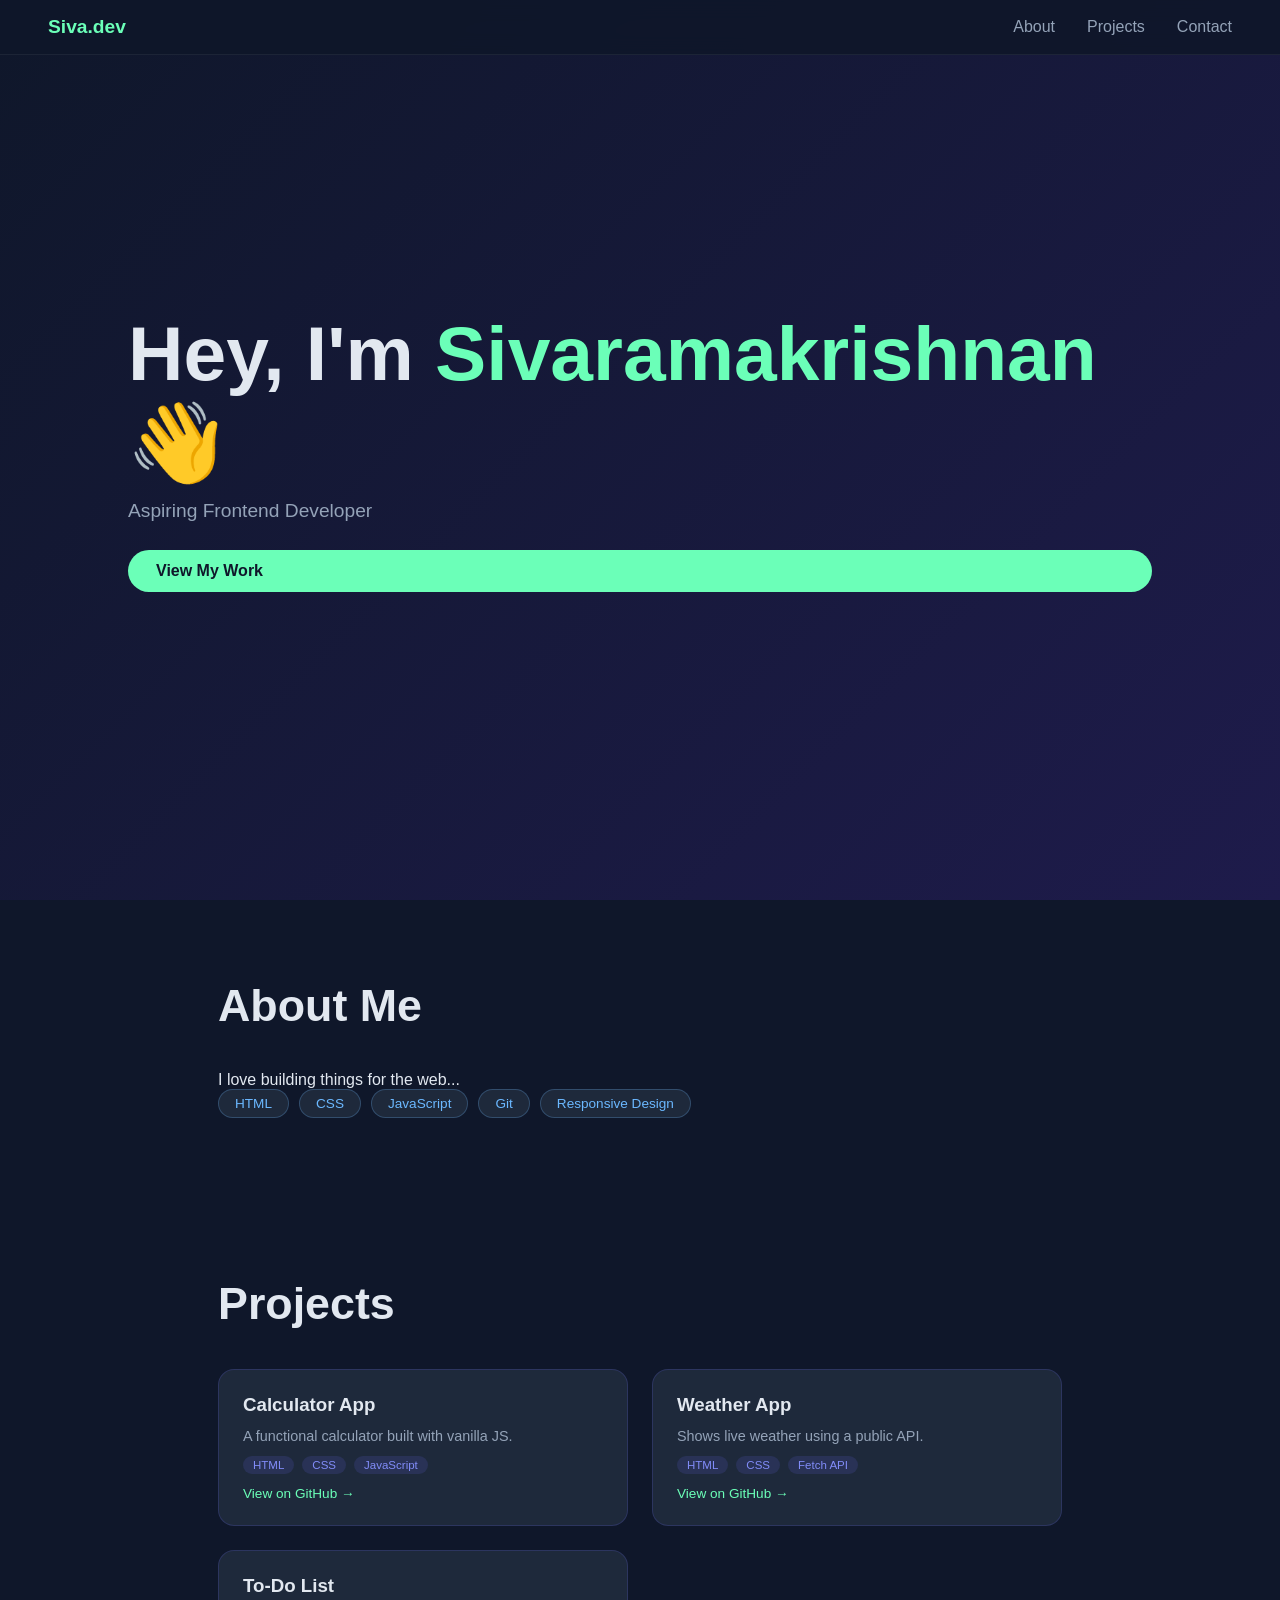
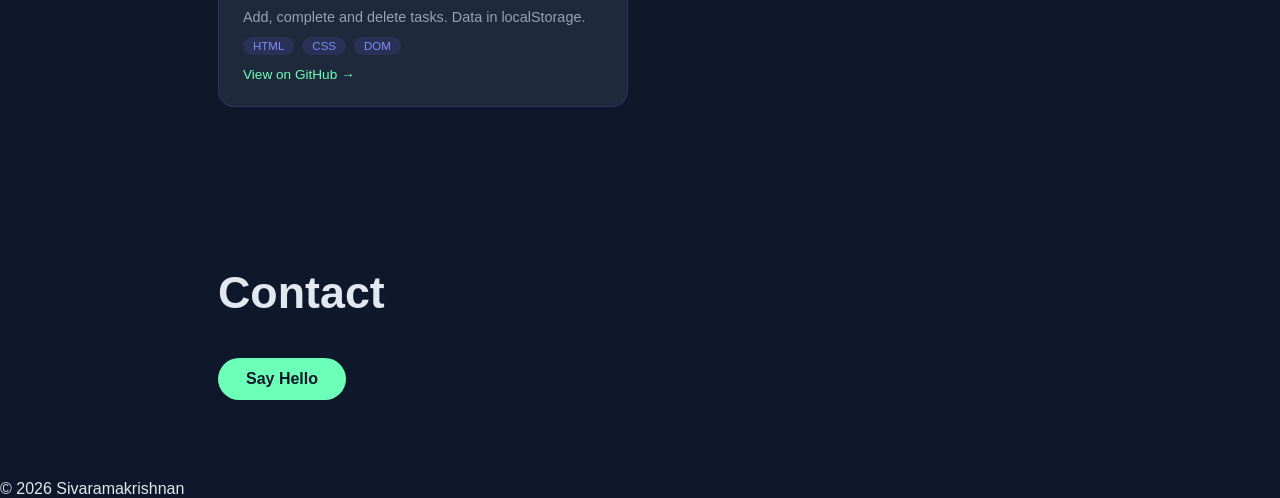
<file: index.html>
<!DOCTYPE html>
<html lang="en">
<head>
  <meta charset="UTF-8">
  <meta name="viewport" content="width=device-width">
  <title>Siva — Frontend Developer</title>
  <link rel="stylesheet" href="css/style.css">
</head>
<body>

  <!-- ① NAVBAR -->
  <nav id="navbar" class="navbar">
    <div class="nav-logo">Siva.dev</div>
    <ul class="nav-links">
      <li><a href="#about">About</a></li>
      <li><a href="#projects">Projects</a></li>
      <li><a href="#contact">Contact</a></li>
    </ul>
  </nav>

  <!-- ② HERO -->
  <section id="hero" class="hero">
    <h1>Hey, I'm <span class="name">Sivaramakrishnan</span> 👋</h1>
    <p class="tagline">Aspiring Frontend Developer</p>
    <a href="#projects" class="btn-primary">View My Work</a>
  </section>

  <!-- ③ ABOUT -->
  <section id="about" class="section">
    <h2>About Me</h2>
    <p class="bio">I love building things for the web...</p>
    <ul id="skills-list" class="skills"></ul>
  </section>

  <!-- ④ PROJECTS (JS renders cards here) -->
  <section id="projects" class="section">
    <h2>Projects</h2>
    <div id="projects-grid" class="projects-grid"></div>
  </section>

  <!-- ⑤ CONTACT -->
  <section id="contact" class="section">
    <h2>Contact</h2>
    <a href="mailto:alex@email.com" class="btn-primary">Say Hello</a>
  </section>

  <footer>&copy; 2026 Sivaramakrishnan</footer>
  <script src="js/script.js"></script>

</body></html>
</file>
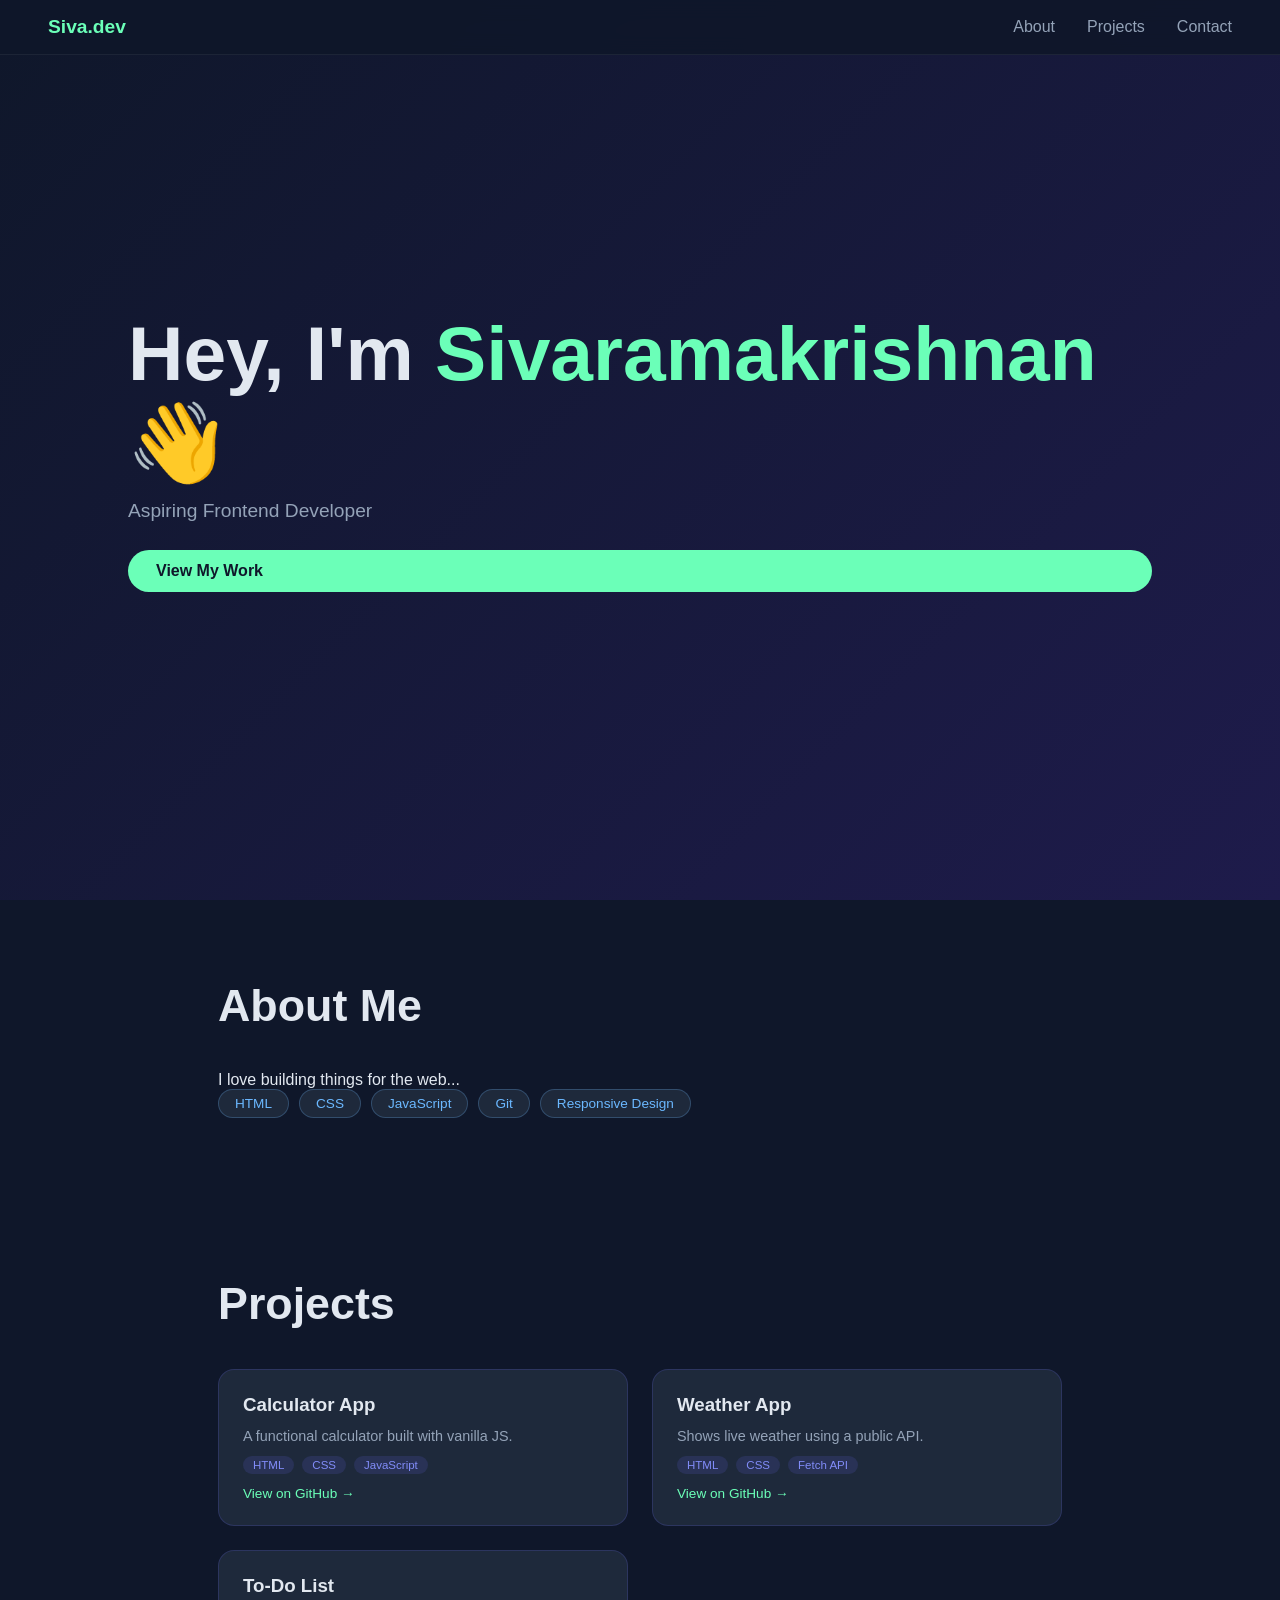
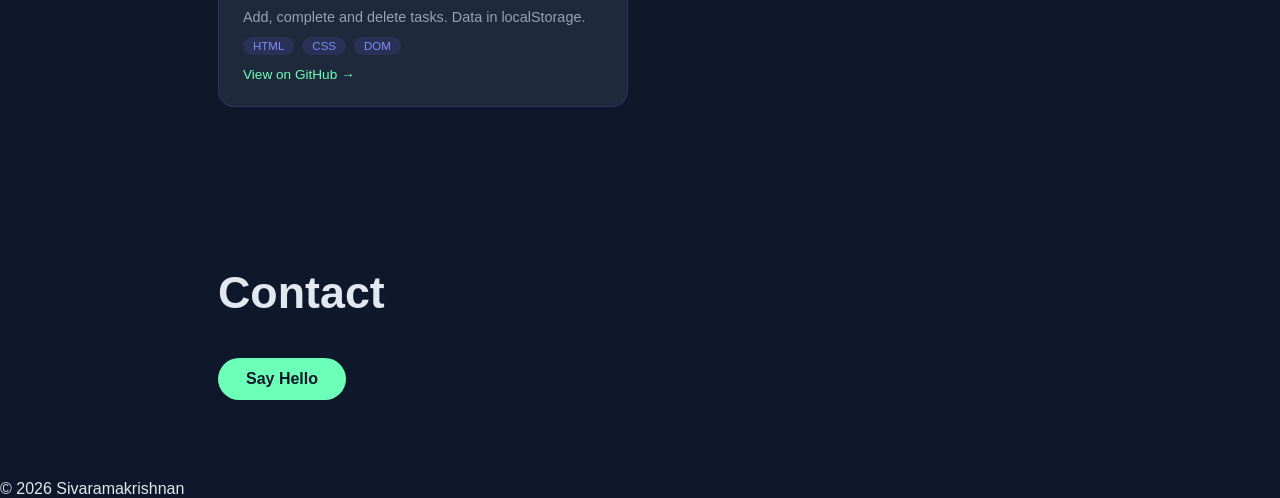
<file: my-portfolio/index.html>
<!DOCTYPE html>
<html lang="en">
<head>
  <meta charset="UTF-8">
  <meta name="viewport" content="width=device-width">
  <title>Alex — Frontend Developer</title>
  <link rel="stylesheet" href="css/style.css">
</head>
<body>

  <!-- ① NAVBAR -->
  <nav id="navbar" class="navbar">
    <div class="nav-logo">Siva.dev</div>
    <ul class="nav-links">
      <li><a href="#about">About</a></li>
      <li><a href="#projects">Projects</a></li>
      <li><a href="#contact">Contact</a></li>
    </ul>
  </nav>

  <!-- ② HERO -->
  <section id="hero" class="hero">
    <h1>Hey, I'm <span class="name">Sivaramakrishnan</span> 👋</h1>
    <p class="tagline">Aspiring Frontend Developer</p>
    <a href="#projects" class="btn-primary">View My Work</a>
  </section>

  <!-- ③ ABOUT -->
  <section id="about" class="section">
    <h2>About Me</h2>
    <p class="bio">I love building things for the web...</p>
    <ul id="skills-list" class="skills"></ul>
  </section>

  <!-- ④ PROJECTS (JS renders cards here) -->
  <section id="projects" class="section">
    <h2>Projects</h2>
    <div id="projects-grid" class="projects-grid"></div>
  </section>

  <!-- ⑤ CONTACT -->
  <section id="contact" class="section">
    <h2>Contact</h2>
    <a href="mailto:alex@email.com" class="btn-primary">Say Hello</a>
  </section>

  <footer>&copy; 2026 Sivaramakrishnan</footer>
  <script src="js/script.js"></script>
</body></html>
</file>
<file: css/style.css>
* { box-sizing: border-box; margin: 0; padding: 0; }
body {
  font-family: 'Segoe UI', sans-serif;
  background: #0f172a;
  color: #e2e8f0;
  scroll-behavior: smooth; /* smooth links! */
}

/* ── NAVBAR (fixed) ───────────── */
.navbar {
  position: fixed;
  top: 0; left: 0; right: 0;
  display: flex;
  justify-content: space-between;
  align-items: center;
  padding: 16px 48px;
  background: rgba(15, 23, 42, 0.9);
  backdrop-filter: blur(10px);
  border-bottom: 1px solid rgba(255,255,255,0.06);
  z-index: 1000;
  transition: background 0.3s;
}
.nav-logo { font-weight: 700; font-size: 1.2rem; color: #6bffb8; }
.nav-links { display: flex; list-style: none; gap: 32px; }
.nav-links a { color: #94a3b8; text-decoration: none; transition: color 0.2s; }
.nav-links a:hover { color: #6bffb8; }

/* ── HERO SECTION ─────────────── */
.hero {
  min-height: 100vh;
  display: flex;
  flex-direction: column;
  justify-content: center;
  padding: 0 10%;
  background: linear-gradient(135deg, #0f172a 0%, #1e1b4b 100%);
}
.hero h1 { font-size: clamp(2.5rem, 6vw, 5rem); font-weight: 800; }
.name { color: #6bffb8; }
.tagline { font-size: 1.2rem; color: #94a3b8; margin: 12px 0 28px; }

/* ── BUTTONS ──────────────────── */
.btn-primary {
  display: inline-block;
  background: #6bffb8;
  color: #0f172a;
  padding: 12px 28px;
  border-radius: 100px;
  text-decoration: none;
  font-weight: 700;
  transition: transform 0.2s, box-shadow 0.2s;
}
.btn-primary:hover {
  transform: translateY(-3px);
  box-shadow: 0 8px 24px rgba(107,255,184,0.3);
}
.section {
  padding: 80px 10%;
  max-width: 1100px;
  margin: 0 auto;
}
.section h2 {
  font-size: clamp(1.8rem, 4vw, 2.8rem);
  margin-bottom: 40px;
  color: #e2e8f0;
}

/* ── PROJECTS GRID ────────────── */
.projects-grid {
  display: grid;
  grid-template-columns: repeat(auto-fit, minmax(280px, 1fr));
  gap: 24px;
}

.project-card {
  background: #1e293b;
  border: 1px solid rgba(99,102,241,0.2);
  border-radius: 16px;
  padding: 24px;
  transition: transform 0.3s, box-shadow 0.3s;
  display: flex;
  flex-direction: column;
  gap: 12px;
}
.project-card:hover {
  transform: translateY(-6px);
  box-shadow: 0 12px 40px rgba(99,102,241,0.25);
}
.project-card h3 { color: #e2e8f0; }
.project-card p { color: #94a3b8; font-size: 0.9rem; flex: 1; }

.tags { display: flex; gap: 8px; flex-wrap: wrap; }
.tag {
  background: rgba(99,102,241,0.15);
  color: #818cf8;
  padding: 3px 10px;
  border-radius: 100px;
  font-size: 0.72rem;
}
.card-link { color: #6bffb8; text-decoration: none; font-size: 0.85rem; }

/* ── SKILLS  ───────────────────── */
.skills { display: flex; flex-wrap: wrap; gap: 10px; list-style: none; }
.skill-item {
  background: #1e293b;
  border: 1px solid rgba(107,184,255,0.25);
  padding: 6px 16px;
  border-radius: 100px;
  color: #6bb8ff;
  font-size: 0.85rem;
}
</file>
<file: my-portfolio/css/style.css>
* { box-sizing: border-box; margin: 0; padding: 0; }
body {
  font-family: 'Segoe UI', sans-serif;
  background: #0f172a;
  color: #e2e8f0;
  scroll-behavior: smooth; /* smooth links! */
}

/* ── NAVBAR (fixed) ───────────── */
.navbar {
  position: fixed;
  top: 0; left: 0; right: 0;
  display: flex;
  justify-content: space-between;
  align-items: center;
  padding: 16px 48px;
  background: rgba(15, 23, 42, 0.9);
  backdrop-filter: blur(10px);
  border-bottom: 1px solid rgba(255,255,255,0.06);
  z-index: 1000;
  transition: background 0.3s;
}
.nav-logo { font-weight: 700; font-size: 1.2rem; color: #6bffb8; }
.nav-links { display: flex; list-style: none; gap: 32px; }
.nav-links a { color: #94a3b8; text-decoration: none; transition: color 0.2s; }
.nav-links a:hover { color: #6bffb8; }

/* ── HERO SECTION ─────────────── */
.hero {
  min-height: 100vh;
  display: flex;
  flex-direction: column;
  justify-content: center;
  padding: 0 10%;
  background: linear-gradient(135deg, #0f172a 0%, #1e1b4b 100%);
}
.hero h1 { font-size: clamp(2.5rem, 6vw, 5rem); font-weight: 800; }
.name { color: #6bffb8; }
.tagline { font-size: 1.2rem; color: #94a3b8; margin: 12px 0 28px; }

/* ── BUTTONS ──────────────────── */
.btn-primary {
  display: inline-block;
  background: #6bffb8;
  color: #0f172a;
  padding: 12px 28px;
  border-radius: 100px;
  text-decoration: none;
  font-weight: 700;
  transition: transform 0.2s, box-shadow 0.2s;
}
.btn-primary:hover {
  transform: translateY(-3px);
  box-shadow: 0 8px 24px rgba(107,255,184,0.3);
}
.section {
  padding: 80px 10%;
  max-width: 1100px;
  margin: 0 auto;
}
.section h2 {
  font-size: clamp(1.8rem, 4vw, 2.8rem);
  margin-bottom: 40px;
  color: #e2e8f0;
}

/* ── PROJECTS GRID ────────────── */
.projects-grid {
  display: grid;
  grid-template-columns: repeat(auto-fit, minmax(280px, 1fr));
  gap: 24px;
}

.project-card {
  background: #1e293b;
  border: 1px solid rgba(99,102,241,0.2);
  border-radius: 16px;
  padding: 24px;
  transition: transform 0.3s, box-shadow 0.3s;
  display: flex;
  flex-direction: column;
  gap: 12px;
}
.project-card:hover {
  transform: translateY(-6px);
  box-shadow: 0 12px 40px rgba(99,102,241,0.25);
}
.project-card h3 { color: #e2e8f0; }
.project-card p { color: #94a3b8; font-size: 0.9rem; flex: 1; }

.tags { display: flex; gap: 8px; flex-wrap: wrap; }
.tag {
  background: rgba(99,102,241,0.15);
  color: #818cf8;
  padding: 3px 10px;
  border-radius: 100px;
  font-size: 0.72rem;
}
.card-link { color: #6bffb8; text-decoration: none; font-size: 0.85rem; }

/* ── SKILLS  ───────────────────── */
.skills { display: flex; flex-wrap: wrap; gap: 10px; list-style: none; }
.skill-item {
  background: #1e293b;
  border: 1px solid rgba(107,184,255,0.25);
  padding: 6px 16px;
  border-radius: 100px;
  color: #6bb8ff;
  font-size: 0.85rem;
}
</file>
